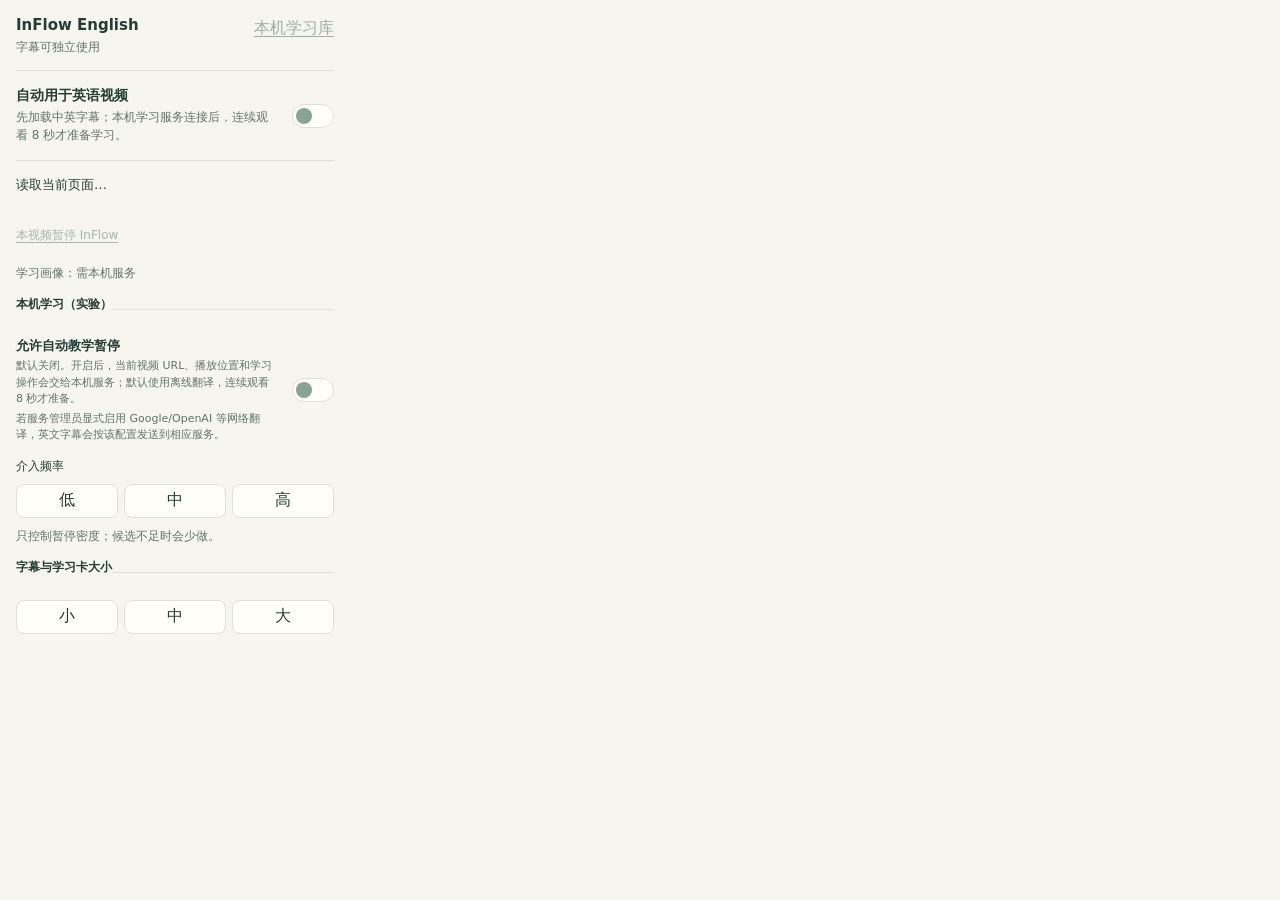
<file: extension/popup.html>
<!doctype html>
<html lang="zh-CN">
<head>
  <meta charset="utf-8">
  <meta name="viewport" content="width=device-width,initial-scale=1">
  <title>InFlow English</title>
  <link rel="stylesheet" href="popup.css">
</head>
<body>
  <main>
    <header>
      <div>
        <strong>InFlow English</strong>
        <span id="connection">字幕可独立使用</span>
      </div>
      <button id="library" type="button" disabled>本机学习库</button>
    </header>

    <section class="setting-row auto-row">
      <div>
        <strong>自动用于英语视频</strong>
        <p>先加载中英字幕；本机学习服务连接后，连续观看 8 秒才准备学习。</p>
      </div>
      <label class="switch"><input id="autoMode" type="checkbox"><span></span></label>
    </section>

    <section id="pageState" aria-live="polite">
      <p id="status">读取当前页面…</p>
      <button id="primary" class="quiet-action" type="button" disabled>本视频暂停 InFlow</button>
    </section>
    <p id="vocabularySummary" class="vocabulary-summary">学习画像：需本机服务</p>

    <fieldset id="learningSettings">
      <legend>本机学习（实验）</legend>
      <label class="learning-toggle">
        <span><strong>允许自动教学暂停</strong><small>默认关闭。开启后，当前视频 URL、播放位置和学习操作会交给本机服务；默认使用离线翻译，连续观看 8 秒才准备。</small><small>若服务管理员显式启用 Google/OpenAI 等网络翻译，英文字幕会按该配置发送到相应服务。</small></span>
        <span class="switch"><input id="autoLearning" type="checkbox"><span></span></span>
      </label>
      <div id="frequencySettings">
        <p class="sublegend">介入频率</p>
        <div class="choices frequencies">
          <label><input type="radio" name="frequency" value="low"><span>低</span></label>
          <label><input type="radio" name="frequency" value="medium"><span>中</span></label>
          <label><input type="radio" name="frequency" value="high"><span>高</span></label>
        </div>
        <p class="note">只控制暂停密度；候选不足时会少做。</p>
      </div>
    </fieldset>

    <fieldset>
      <legend>字幕与学习卡大小</legend>
      <div class="choices display-sizes">
        <label><input type="radio" name="displaySize" value="small"><span>小</span></label>
        <label><input type="radio" name="displaySize" value="medium"><span>中</span></label>
        <label><input type="radio" name="displaySize" value="large"><span>大</span></label>
      </div>
    </fieldset>
  </main>
  <script src="popup.js"></script>
</body>
</html>
</file>
<file: extension/popup.css>
:root {
  color-scheme: light;
  --paper: #f7f5ef;
  --card: #fffef9;
  --ink: #243d34;
  --muted: #61746a;
  --line: #dce2d7;
  --green: #315e4b;
  --wash: #e9efe5;
  --accent: #b69853;
  --error: #a03535;
  font-family: system-ui, "Segoe UI", "Microsoft YaHei", sans-serif;
}
* { box-sizing: border-box; }
body { margin: 0; width: 350px; color: var(--ink); background: var(--paper); }
main { padding: 16px 16px 18px; }
header { display: flex; align-items: flex-start; justify-content: space-between; gap: 12px; padding-bottom: 14px; border-bottom: 1px solid var(--line); }
header div { display: grid; gap: 4px; }
strong { font-size: 15px; font-weight: 650; letter-spacing: 0; }
#connection, .note, .setting-row p { color: var(--muted); font-size: 12px; line-height: 1.5; }
button { font: inherit; }
#library { border: 0; background: transparent; color: var(--green); padding: 2px 0; cursor: pointer; text-decoration: underline; text-underline-offset: 3px; }
#library:disabled { opacity: .45; cursor: default; }
.setting-row { display: flex; align-items: center; justify-content: space-between; gap: 14px; padding: 16px 0; border-bottom: 1px solid var(--line); }
.setting-row div { min-width: 0; }
.setting-row strong { display: block; margin-bottom: 3px; font-size: 14px; }
.setting-row p { margin: 0; }
.switch { position: relative; flex: 0 0 auto; }
.switch input { position: absolute; opacity: 0; pointer-events: none; }
.switch span { display: block; width: 42px; height: 24px; padding: 3px; border: 1px solid var(--line); border-radius: 999px; background: var(--card); cursor: pointer; }
.switch span::after { content: ""; display: block; width: 16px; height: 16px; border-radius: 50%; background: #8aa394; }
.switch input:checked + span { border-color: var(--green); background: var(--wash); }
.switch input:checked + span::after { transform: translateX(18px); background: var(--green); }
.switch input:focus-visible + span { outline: 2px solid var(--accent); outline-offset: 2px; }
#pageState { padding: 14px 0; display: grid; gap: 9px; }
#status { min-height: 36px; margin: 0; color: var(--ink); font-size: 13px; line-height: 1.5; }
.vocabulary-summary { margin: 0 0 14px; color: var(--muted); font-size: 12px; line-height: 1.5; }
.quiet-action { justify-self: start; min-height: 30px; padding: 0; border: 0; color: var(--green); background: transparent; font-size: 12px; cursor: pointer; text-decoration: underline; text-underline-offset: 3px; }
.quiet-action:disabled { opacity: .4; cursor: default; }
fieldset { margin: 0; padding: 14px 0; border: 0; border-top: 1px solid var(--line); }
fieldset:disabled { opacity: .5; }
legend { padding: 0 0 10px; color: var(--ink); font-size: 12px; font-weight: 650; }
.learning-toggle { display: flex; align-items: center; justify-content: space-between; gap: 14px; padding-bottom: 14px; }
.learning-toggle > span:first-child { display: grid; min-width: 0; gap: 3px; }
.learning-toggle strong { font-size: 13px; }
.learning-toggle small { color: var(--muted); font-size: 11px; line-height: 1.5; }
.sublegend { margin: 0 0 9px; color: var(--ink); font-size: 12px; }
.choices { display: grid; grid-template-columns: repeat(3, 1fr); gap: 6px; }
.choices label { position: relative; }
.choices input { position: absolute; opacity: 0; pointer-events: none; }
.choices span { display: grid; place-items: center; min-height: 34px; border: 1px solid var(--line); border-radius: 8px; color: var(--ink); background: var(--card); cursor: pointer; }
.choices input:checked + span { border-color: var(--green); color: var(--ink); background: var(--wash); }
.choices input:focus-visible + span { outline: 2px solid var(--accent); outline-offset: 2px; }
.note { margin: 9px 0 0; }
@media (prefers-color-scheme: dark) {
  :root {
    color-scheme: dark;
    --paper: #17231f;
    --card: #1f2e27;
    --ink: #e0e8dc;
    --muted: #b0bfae;
    --line: #3b4b3f;
    --green: #85b59a;
    --wash: #293d31;
    --accent: #ceb77a;
    --error: #ffb8b0;
  }
  .switch span::after { background: #8aa394; }
}
</file>
